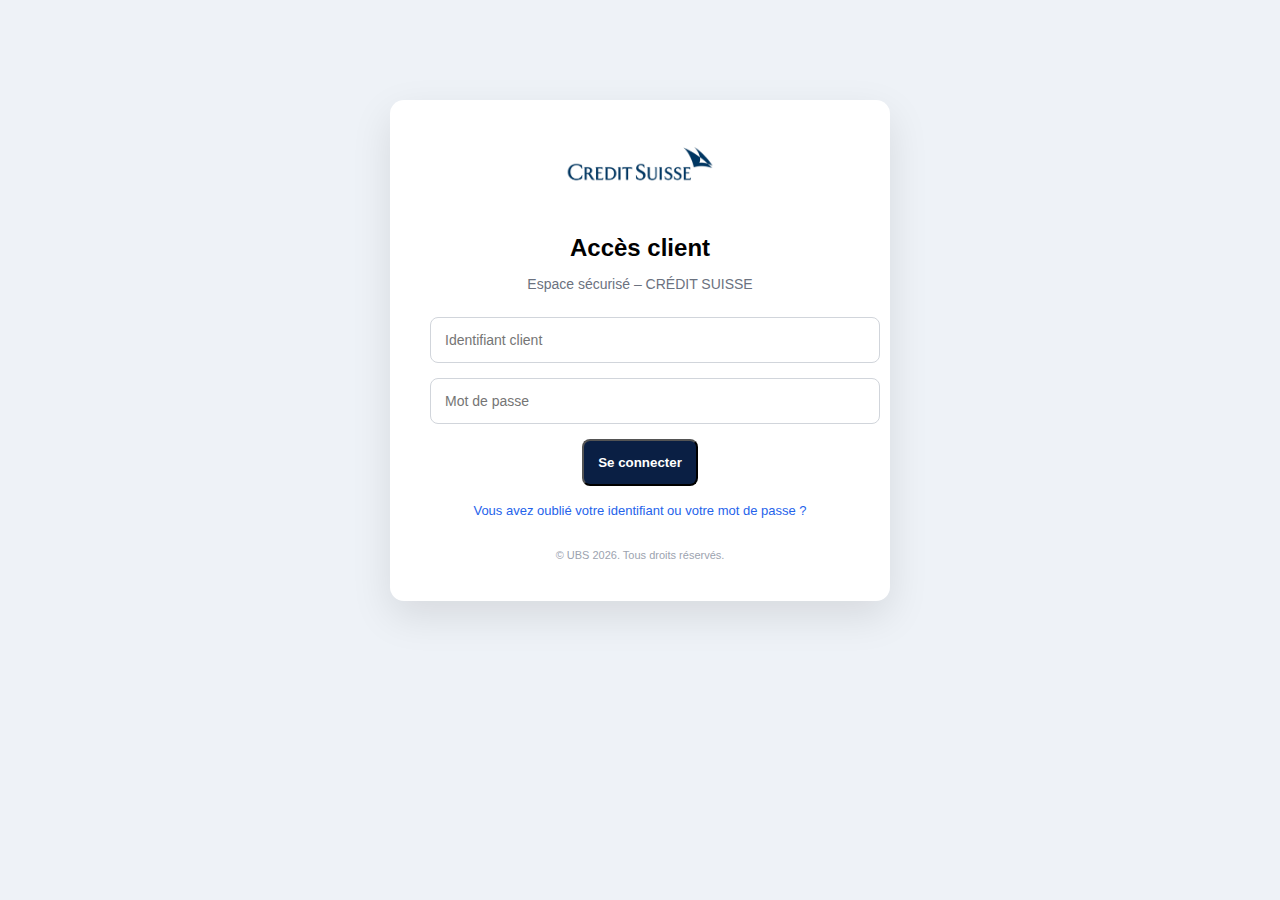
<file: index.html>
<!DOCTYPE html>
<html lang="fr">
<head>
<meta charset="UTF-8">
<title>CRÉDIT SUISSE – Accès client</title>
<link rel="stylesheet" href="styles.css">
<style>
.login-box{
    max-width:420px;
    margin:100px auto;
    background:white;
    padding:40px;
    border-radius:14px;
    box-shadow:0 15px 40px rgba(0,0,0,0.1);
    text-align:center;
}
.login-box img{
    height:50px;
    margin-bottom:20px;
}
.login-box h2{margin-bottom:5px;}
.login-box p{
    color:#6b7280;
    font-size:14px;
    margin-bottom:25px;
}
.login-box input{
    width:100%;
    padding:14px;
    border-radius:8px;
    border:1px solid #d1d5db;
    margin-bottom:15px;
    font-size:14px;
}
.error{
    background:#fee2e2;
    color:#7f1d1d;
    padding:12px;
    border-radius:8px;
    margin-top:10px;
    display:none;
}
.forgot{
    margin-top:15px;
}
.forgot a{
    font-size:13px;
    color:#2563eb;
    text-decoration:none;
}
.footer{
    margin-top:30px;
    font-size:11px;
    color:#9ca3af;
}
</style>
</head>

<body>

<div class="login-box">

    <!-- LOGO -->
    <img src="logoo.png" alt="SIBAWE Bank">

    <h2>Accès client</h2>
    <p>Espace sécurisé – CRÉDIT SUISSE</p>

    <input type="text" id="userId" placeholder="Identifiant client">
    <input type="password" id="password" placeholder="Mot de passe">

    <button class="action-btn" onclick="login()">Se connecter</button>

    <div class="error" id="error">
        Identifiant ou mot de passe incorrect.
    </div>

    <div class="forgot">
        <a href="reset.html">Vous avez oublié votre identifiant ou votre mot de passe ?</a>
    </div>

    <div class="footer">
        © UBS 2026. Tous droits réservés.
    </div>

</div>

<script>
/* ============================
   IDENTIFIANTS BANCAIRES
============================ */
const VALID_ID = "CH-947201";
const VALID_PASS = "nnelevi26";

/* ============================
   CONNEXION CLIENT
============================ */
function login(){
    const id = document.getElementById("userId").value;
    const pass = document.getElementById("password").value;

    if(id === VALID_ID && pass === VALID_PASS){
        // 🔐 Création de la session bancaire
        localStorage.setItem("isLoggedIn", "true");

        // Redirection sécurisée
        window.location.href = "dashboard.html";
    }else{
        document.getElementById("error").style.display="block";
    }
}
</script>

</body>
</html>
</file>
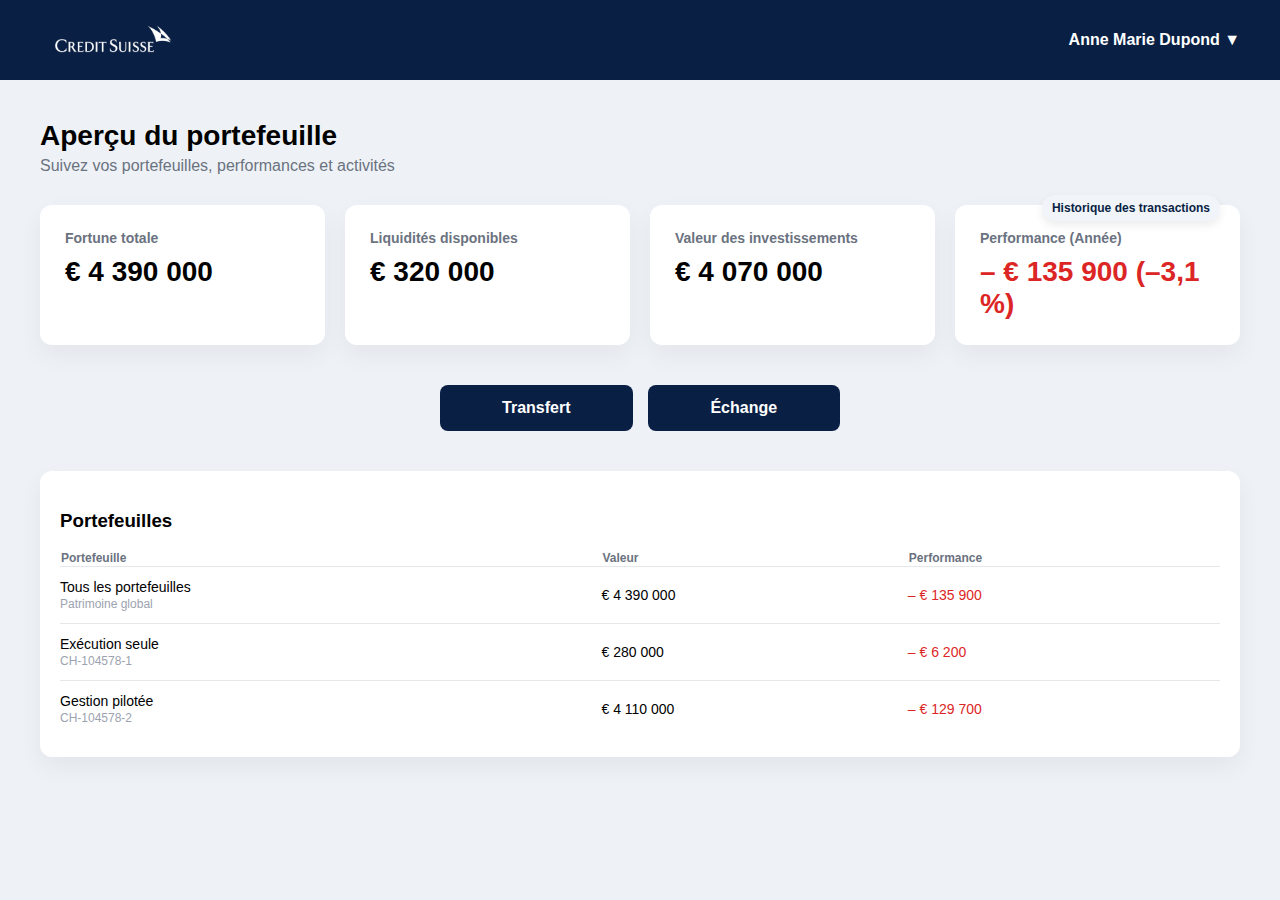
<file: dashboard.html>
<!DOCTYPE html> 
<html lang="fr">
<head>
<meta charset="UTF-8">
<title>Bank – Tableau de bord</title>
<link rel="stylesheet" href="styles.css">
</head>

<body>

<div class="header">
    <div class="brand">
        <img src="logo.png" alt="SIBAWE Bank">
        <h2></h2>
    </div>

    <!-- MENU PROFIL -->
    <div class="profile-menu">
        <div class="profile-toggle" onclick="toggleMenu()">
            Anne Marie Dupond ▼
        </div>

        <div id="profileDropdown" class="dropdown">
            <a href="invest.html">Investir</a>
            <a href="withdraw.html">Retrait</a>
            <a href="documents.html">Documents</a>
            <a href="#" onclick="openSupport()">Responsable : Daniel Weber</a>
        </div>
    </div>
</div>

<div id="accountAlert" class="alert"></div>

<div class="container">

    <div class="title">Aperçu du portefeuille</div>
    <div class="subtitle">Suivez vos portefeuilles, performances et activités</div>

    <div class="summary">
        <div class="box">
            <h4>Fortune totale</h4>
            <div class="value">€ 4 390 000</div>
        </div>
        <div class="box">
            <h4>Liquidités disponibles</h4>
            <div class="value">€ 320 000</div>
        </div>
        <div class="box">
            <h4>Valeur des investissements</h4>
            <div class="value">€ 4 070 000</div>
        </div>
        <div class="box">
            <div class="history-badge" onclick="openHistory()">
                Historique des transactions
                <span id="notifBadge" class="notif">1</span>
            </div>
            <h4>Performance (Année)</h4>
            <div class="value negative">– € 135 900 (–3,1 %)</div>
        </div>
    </div>

    <!-- ACTIONS PRINCIPALES -->
    <div class="actions" style="max-width:400px;margin:40px auto;">
        <a id="transferBtn" href="transfer.html" class="action-btn">Transfert</a>
        <a id="exchangeBtn" href="exchange.html" class="action-btn">Échange</a>
    </div>

    <!-- TABLEAU DES PORTEFEUILLES -->
    <div class="table">
        <h3>Portefeuilles</h3>
        <table>
            <tr>
                <th>Portefeuille</th><th>Valeur</th><th>Performance</th>
            </tr>
            <tr>
                <td>Tous les portefeuilles<br><span class="small">Patrimoine global</span></td>
                <td>€ 4 390 000</td>
                <td class="negative">– € 135 900</td>
            </tr>
            <tr>
                <td>Exécution seule<br><span class="small">CH-104578-1</span></td>
                <td>€ 280 000</td>
                <td class="negative">– € 6 200</td>
            </tr>
            <tr>
                <td>Gestion pilotée<br><span class="small">CH-104578-2</span></td>
                <td>€ 4 110 000</td>
                <td class="negative">– € 129 700</td>
            </tr>
        </table>
    </div>

</div>

<!-- MODAL SUPPORT -->
<div id="supportModal" class="modal">
  <div class="modal-box">
    <h3>Compte sous restriction</h3>
    <p>
      Suite à l’échec d’un virement international, des taxes et obligations fiscales associées n’ont pas été réglées.<br><br>
      Veuillez contacter votre Responsable de relation ou vous rendre en agence pour régularisation.
    </p>
    <button class="action-btn" onclick="closeSupport()">Fermer</button>
  </div>
</div>

<!-- MODAL HISTORIQUE -->
<div id="historyModal" class="modal">
  <div class="modal-box">
    <h3>Historique des transactions</h3>
    <div id="historyContent"></div>
    <button class="action-btn" onclick="closeHistory()">Fermer</button>
  </div>
</div>

<script>
function toggleMenu(){
  const menu = document.getElementById("profileDropdown");
  menu.style.display = menu.style.display === "block" ? "none" : "block";
}

function openSupport(){
  document.getElementById("supportModal").style.display="block";
}
function closeSupport(){
  document.getElementById("supportModal").style.display="none";
}

function openHistory(){
  document.getElementById("historyModal").style.display="block";
  localStorage.setItem("unreadCount","0");
  document.getElementById("notifBadge").style.display = "none";
}
function closeHistory(){
  document.getElementById("historyModal").style.display="none";
}

/* ===== HISTORIQUE ===== */
const history = JSON.parse(localStorage.getItem("transactions") || "[]");

/* ===== NOTIFICATION ===== */
const unread = localStorage.getItem("unreadCount") || "0";
if(unread !== "0"){
    document.getElementById("notifBadge").style.display = "inline-block";
    document.getElementById("notifBadge").innerText = unread;
} else {
    document.getElementById("notifBadge").style.display = "none";
}

/* ===== STATUT DU COMPTE ===== */
const isBlocked = localStorage.getItem("accountStatus") === "blocked";

if(isBlocked){
    const alert = document.getElementById("accountAlert");
    alert.style.display = "block";
    alert.innerText =
      "Votre compte est bloqué suite à l’échec d’un virement international. Des taxes et obligations fiscales associées n’ont pas été réglées.";

    document.getElementById("transferBtn").classList.add("disabled");
    document.getElementById("exchangeBtn").classList.add("disabled");
} else {
    document.getElementById("accountAlert").style.display = "none";
}

/* ===== AFFICHAGE HISTORIQUE ===== */
let html = "";
history.forEach(t=>{
    html += `<p>${t.date} — ${t.type} — ${t.amount} — <span class="negative">${t.status}</span></p>`;
});
document.getElementById("historyContent").innerHTML = html;
</script>

</body>
</html>
</file>
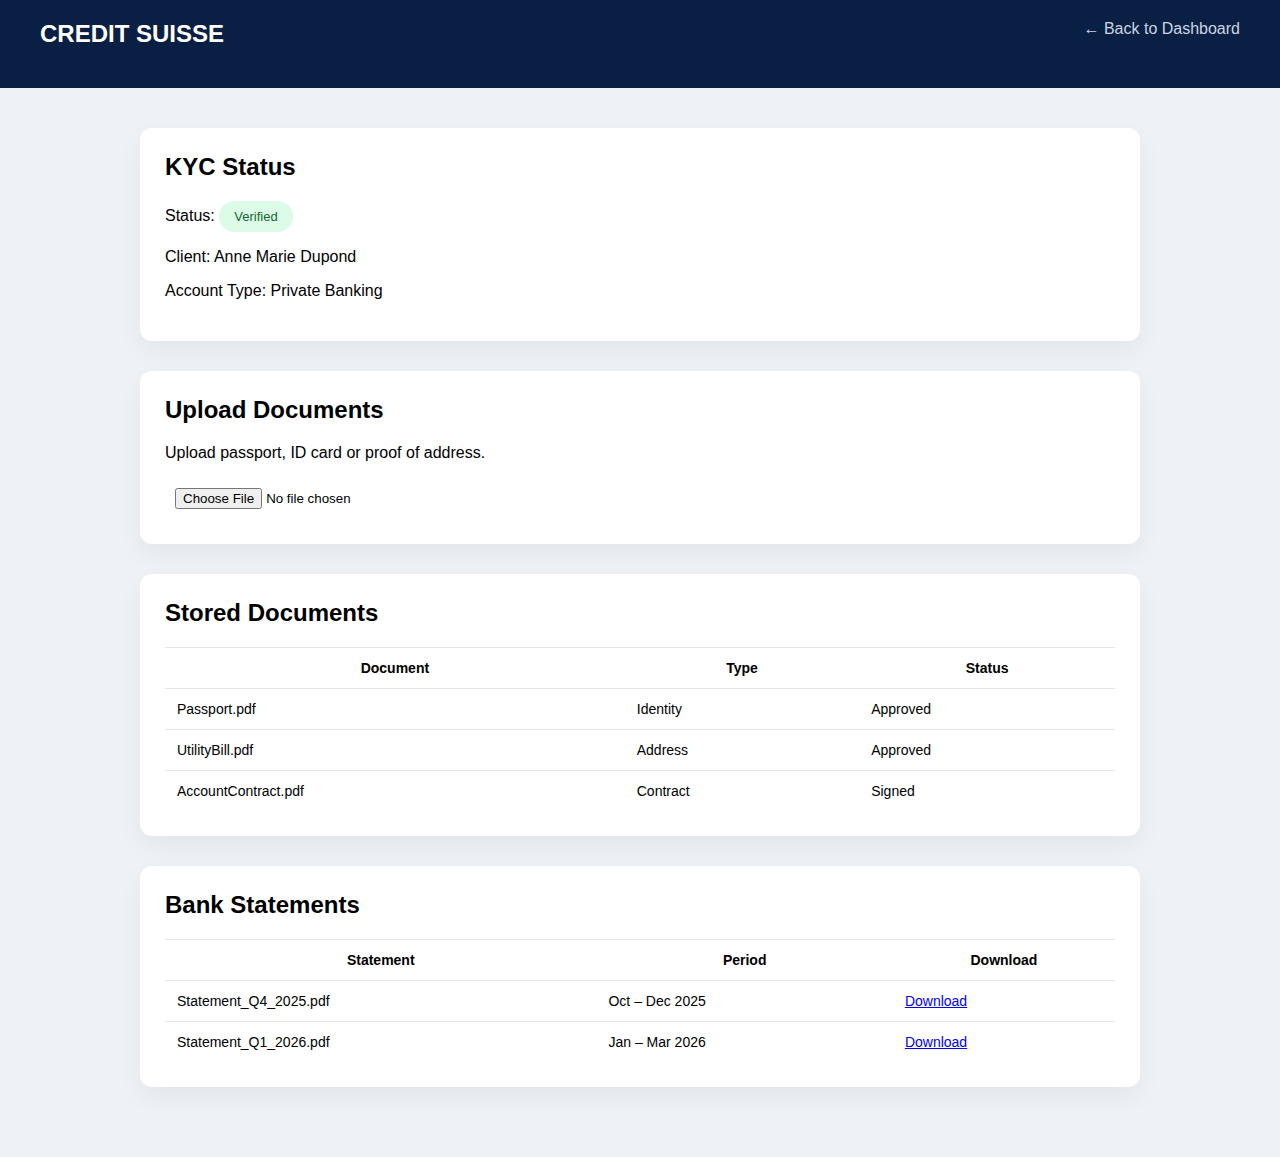
<file: documents.html>
<!DOCTYPE html>
<html lang="en">
<head>
<meta charset="UTF-8">
<title>CREDIT SUISSE</title>

<style>
body {
    margin:0;
    font-family:"Segoe UI", Arial, sans-serif;
    background:#eef2f7;
}

.header {
    background:#0a1f44;
    color:white;
    padding:20px 40px;
    display:flex;
    justify-content:space-between;
}

.header a { color:#cbd5e1; text-decoration:none; }

.container {
    padding:40px;
    max-width:1000px;
    margin:auto;
}

.box {
    background:white;
    padding:25px;
    border-radius:12px;
    box-shadow:0 10px 25px rgba(0,0,0,0.05);
    margin-bottom:30px;
}

h2 { margin-top:0; }

.status {
    padding:8px 15px;
    background:#dcfce7;
    color:#166534;
    border-radius:20px;
    font-size:13px;
    display:inline-block;
}

.upload input {
    padding:10px;
}

table {
    width:100%;
    border-collapse:collapse;
}

th, td {
    padding:12px;
    border-top:1px solid #e5e7eb;
    font-size:14px;
}
</style>
</head>

<body>

<div class="header">
    <h2>CREDIT SUISSE</h2>
    <a href="dashboard.html">← Back to Dashboard</a>
</div>

<div class="container">

    <div class="box">
        <h2>KYC Status</h2>
        <p>Status: <span class="status">Verified</span></p>
        <p>Client: Anne Marie Dupond</p>
        <p>Account Type: Private Banking</p>
    </div>

    <div class="box upload">
        <h2>Upload Documents</h2>
        <p>Upload passport, ID card or proof of address.</p>
        <input type="file">
    </div>

    <div class="box">
        <h2>Stored Documents</h2>
        <table>
            <tr>
                <th>Document</th>
                <th>Type</th>
                <th>Status</th>
            </tr>
            <tr>
                <td>Passport.pdf</td>
                <td>Identity</td>
                <td>Approved</td>
            </tr>
            <tr>
                <td>UtilityBill.pdf</td>
                <td>Address</td>
                <td>Approved</td>
            </tr>
            <tr>
                <td>AccountContract.pdf</td>
                <td>Contract</td>
                <td>Signed</td>
            </tr>
        </table>
    </div>

    <div class="box">
        <h2>Bank Statements</h2>
        <table>
            <tr>
                <th>Statement</th>
                <th>Period</th>
                <th>Download</th>
            </tr>
            <tr>
                <td>Statement_Q4_2025.pdf</td>
                <td>Oct – Dec 2025</td>
                <td><a href="#">Download</a></td>
            </tr>
            <tr>
                <td>Statement_Q1_2026.pdf</td>
                <td>Jan – Mar 2026</td>
                <td><a href="#">Download</a></td>
            </tr>
        </table>
    </div>

</div>

</body>
</html>
</file>
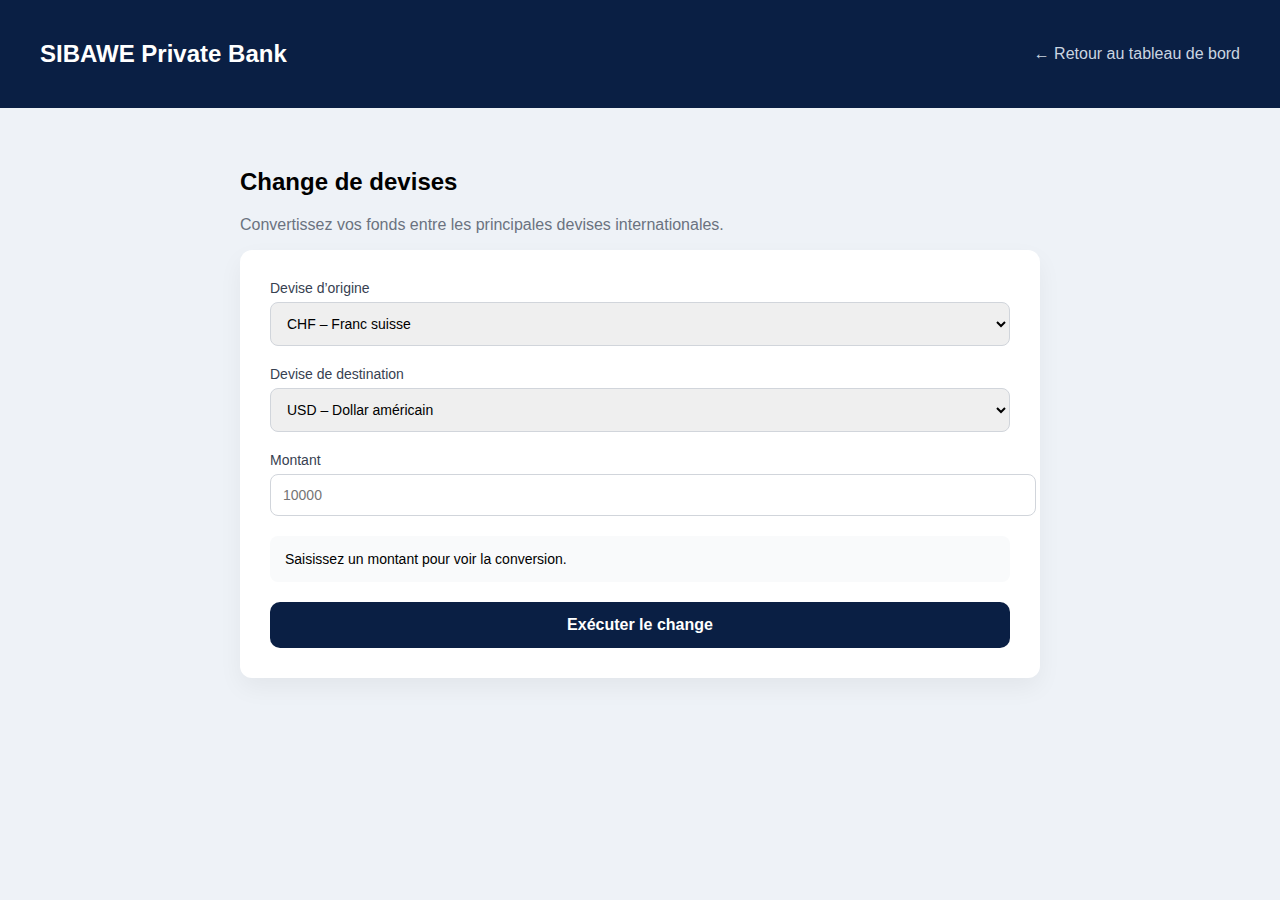
<file: exchange.html>
<!DOCTYPE html>
<html lang="fr">
<head>
<meta charset="UTF-8">
<title>SIBAWE Bank – Change de devises</title>

<style>
body {
    margin:0;
    font-family:"Segoe UI", Arial, sans-serif;
    background:#eef2f7;
}

.header {
    background:#0a1f44;
    color:white;
    padding:20px 40px;
    display:flex;
    justify-content:space-between;
    align-items:center;
}

.header a {
    color:#cbd5e1;
    text-decoration:none;
}

.container {
    padding:40px;
    max-width:800px;
    margin:auto;
}

.box {
    background:white;
    padding:30px;
    border-radius:12px;
    box-shadow:0 10px 25px rgba(0,0,0,0.05);
}

.group {
    margin-bottom:20px;
}

label {
    display:block;
    font-size:14px;
    margin-bottom:6px;
    color:#374151;
}

select, input {
    width:100%;
    padding:12px;
    border:1px solid #d1d5db;
    border-radius:8px;
    font-size:14px;
}

.rate {
    background:#f9fafb;
    padding:15px;
    border-radius:8px;
    font-size:14px;
    margin-bottom:20px;
}

button {
    width:100%;
    padding:14px;
    background:#0a1f44;
    color:white;
    border:none;
    border-radius:10px;
    font-size:16px;
    font-weight:600;
    cursor:pointer;
}

button:hover { background:#1e3a8a; }

.success {
    margin-top:20px;
    padding:15px;
    background:#dcfce7;
    color:#166534;
    border-radius:8px;
    display:none;
}
</style>
</head>

<body>

<div class="header">
    <h2>SIBAWE Private Bank</h2>
    <a href="dashboard.html">← Retour au tableau de bord</a>
</div>

<div class="container">
    <h2>Change de devises</h2>
    <p style="color:#6b7280;">Convertissez vos fonds entre les principales devises internationales.</p>

    <div class="box">

        <div class="group">
            <label>Devise d’origine</label>
            <select id="from" onchange="calculate()">
                <option value="CHF">CHF – Franc suisse</option>
                <option value="USD">USD – Dollar américain</option>
                <option value="EUR">EUR – Euro</option>
                <option value="GBP">GBP – Livre sterling</option>
                <option value="CAD">CAD – Dollar canadien</option>
                <option value="JPY">JPY – Yen japonais</option>
            </select>
        </div>

        <div class="group">
            <label>Devise de destination</label>
            <select id="to" onchange="calculate()">
                <option value="USD">USD – Dollar américain</option>
                <option value="EUR">EUR – Euro</option>
                <option value="CHF">CHF – Franc suisse</option>
                <option value="GBP">GBP – Livre sterling</option>
                <option value="CAD">CAD – Dollar canadien</option>
                <option value="JPY">JPY – Yen japonais</option>
            </select>
        </div>

        <div class="group">
            <label>Montant</label>
            <input type="number" id="amount" placeholder="10000" oninput="calculate()">
        </div>

        <div class="rate" id="result">
            Saisissez un montant pour voir la conversion.
        </div>

        <button onclick="exchange()">Exécuter le change</button>

        <div class="success" id="success">
            Opération de change exécutée avec succès. Les fonds ont été convertis.
        </div>

    </div>
</div>

<script>
const rates = {
  CHF: { USD:1.12, EUR:1.03, GBP:0.89, CAD:1.52, JPY:165.3 },
  USD: { CHF:0.89, EUR:0.92, GBP:0.79, CAD:1.36, JPY:147.2 },
  EUR: { CHF:0.97, USD:1.08, GBP:0.86, CAD:1.47, JPY:159.4 },
  GBP: { CHF:1.12, USD:1.26, EUR:1.16, CAD:1.72, JPY:184.9 },
  CAD: { CHF:0.66, USD:0.74, EUR:0.68, GBP:0.58, JPY:108.5 },
  JPY: { CHF:0.006, USD:0.0068, EUR:0.0063, GBP:0.0054, CAD:0.009 }
};

function calculate() {
  const from = document.getElementById("from").value;
  const to = document.getElementById("to").value;
  const amount = parseFloat(document.getElementById("amount").value);

  if (!amount || from === to || !rates[from][to]) return;

  const converted = (amount * rates[from][to]).toFixed(2);
  document.getElementById("result").innerHTML =
    `Taux : 1 ${from} = ${rates[from][to]} ${to}<br>
     Montant estimé reçu : <b>${converted} ${to}</b>`;
}

function exchange() {
  document.getElementById("success").style.display = "block";
}
</script>

</body>
</html>
</file>
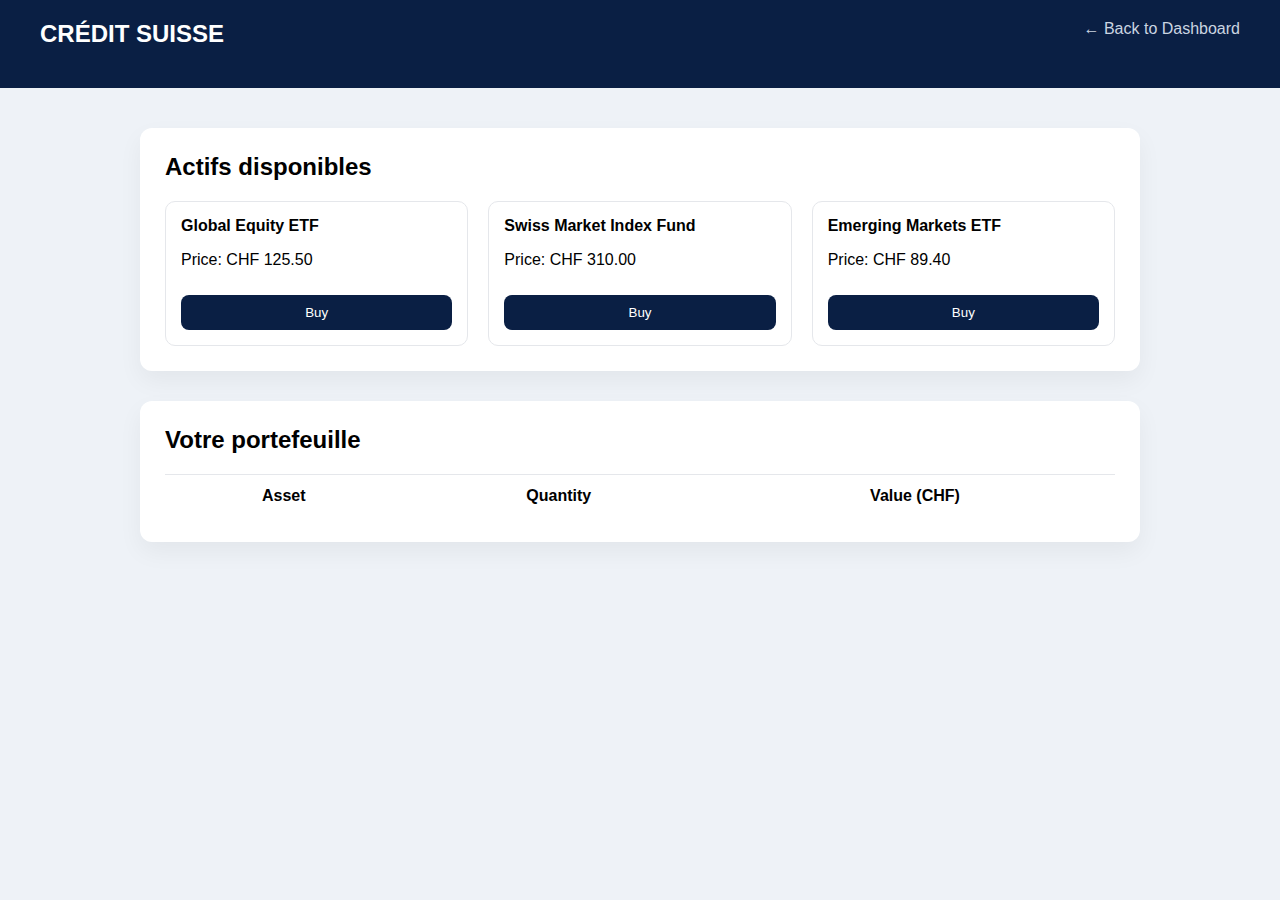
<file: invest.html>
<!DOCTYPE html>
<html lang="en">
<head>
<meta charset="UTF-8">
<title>CREDIT SUISSE – Investments</title>

<style>
body {
    margin:0;
    font-family:"Segoe UI", Arial, sans-serif;
    background:#eef2f7;
}

.header {
    background:#0a1f44;
    color:white;
    padding:20px 40px;
    display:flex;
    justify-content:space-between;
}

.header a { color:#cbd5e1; text-decoration:none; }

.container {
    padding:40px;
    max-width:1000px;
    margin:auto;
}

.box {
    background:white;
    padding:25px;
    border-radius:12px;
    box-shadow:0 10px 25px rgba(0,0,0,0.05);
    margin-bottom:30px;
}

h2 { margin-top:0; }

.asset-list {
    display:grid;
    grid-template-columns:repeat(auto-fit,minmax(220px,1fr));
    gap:20px;
}

.asset {
    border:1px solid #e5e7eb;
    padding:15px;
    border-radius:10px;
}

.asset h4 { margin:0; }

.buy-btn {
    margin-top:10px;
    padding:10px;
    background:#0a1f44;
    color:white;
    border:none;
    border-radius:8px;
    cursor:pointer;
    width:100%;
}

.buy-btn:hover { background:#1e3a8a; }

.portfolio table {
    width:100%;
    border-collapse:collapse;
}

.portfolio th, .portfolio td {
    padding:12px;
    border-top:1px solid #e5e7eb;
}

.positive { color:green; }
.negative { color:red; }

.modal {
    display:none;
    position:fixed;
    top:0; left:0;
    width:100%; height:100%;
    background:rgba(0,0,0,0.4);
}

.modal-content {
    background:white;
    max-width:400px;
    margin:10% auto;
    padding:25px;
    border-radius:10px;
}
</style>
</head>

<body>

<div class="header">
    <h2>CRÉDIT SUISSE</h2>
    <a href="dashboard.html">← Back to Dashboard</a>
</div>

<div class="container">

    <div class="box">
        <h2>Actifs disponibles</h2>
        <div class="asset-list">

            <div class="asset">
                <h4>Global Equity ETF</h4>
                <p>Price: CHF 125.50</p>
                <button class="buy-btn" onclick="openBuy('Global Equity ETF',125.50)">Buy</button>
            </div>

            <div class="asset">
                <h4>Swiss Market Index Fund</h4>
                <p>Price: CHF 310.00</p>
                <button class="buy-btn" onclick="openBuy('Swiss Market Index Fund',310)">Buy</button>
            </div>

            <div class="asset">
                <h4>Emerging Markets ETF</h4>
                <p>Price: CHF 89.40</p>
                <button class="buy-btn" onclick="openBuy('Emerging Markets ETF',89.40)">Buy</button>
            </div>

        </div>
    </div>

    <div class="box portfolio">
        <h2>Votre portefeuille</h2>
        <table id="portfolioTable">
            <tr>
                <th>Asset</th>
                <th>Quantity</th>
                <th>Value (CHF)</th>
            </tr>
        </table>
    </div>

</div>

<div class="modal" id="buyModal">
    <div class="modal-content">
        <h3 id="assetName"></h3>
        <p>Price per unit: CHF <span id="assetPrice"></span></p>

        <input type="number" id="qty" placeholder="Quantity" style="width:100%; padding:10px;">
        <br><br>
        <button class="buy-btn" onclick="confirmBuy()">Confirm Purchase</button>
    </div>
</div>

<script>
let selectedAsset = "";
let selectedPrice = 0;

function openBuy(name, price) {
    selectedAsset = name;
    selectedPrice = price;
    document.getElementById("assetName").innerText = name;
    document.getElementById("assetPrice").innerText = price;
    document.getElementById("buyModal").style.display = "block";
}

function confirmBuy() {
    const qty = parseFloat(document.getElementById("qty").value);
    if (!qty || qty <= 0) return;

    const value = (qty * selectedPrice).toFixed(2);

    const table = document.getElementById("portfolioTable");
    const row = table.insertRow();
    row.insertCell(0).innerText = selectedAsset;
    row.insertCell(1).innerText = qty;
    row.insertCell(2).innerText = "CHF " + value;

    document.getElementById("buyModal").style.display = "none";
}
</script>

</body>
</html>
</file>
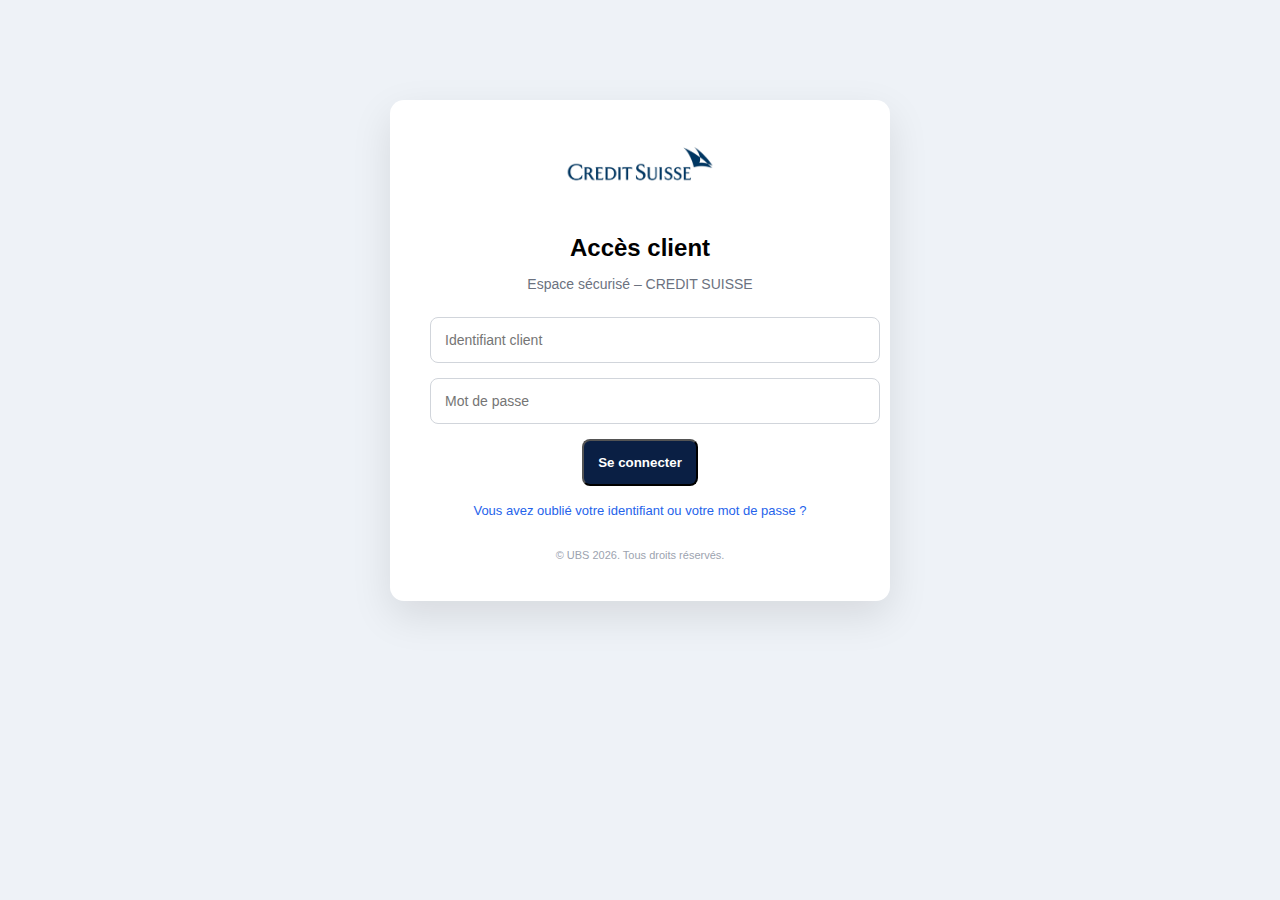
<file: login.html>
<!DOCTYPE html>
<html lang="fr">
<head>
<meta charset="UTF-8">
<title>CREDIT SUISSE – Accès client</title>
<link rel="stylesheet" href="styles.css">
<style>
.login-box{
    max-width:420px;
    margin:100px auto;
    background:white;
    padding:40px;
    border-radius:14px;
    box-shadow:0 15px 40px rgba(0,0,0,0.1);
    text-align:center;
}
.login-box img{
    height:50px;
    margin-bottom:20px;
}
.login-box h2{margin-bottom:5px;}
.login-box p{
    color:#6b7280;
    font-size:14px;
    margin-bottom:25px;
}
.login-box input{
    width:100%;
    padding:14px;
    border-radius:8px;
    border:1px solid #d1d5db;
    margin-bottom:15px;
    font-size:14px;
}
.error{
    background:#fee2e2;
    color:#7f1d1d;
    padding:12px;
    border-radius:8px;
    margin-top:10px;
    display:none;
}
.forgot{
    margin-top:15px;
}
.forgot a{
    font-size:13px;
    color:#2563eb;
    text-decoration:none;
}
.footer{
    margin-top:30px;
    font-size:11px;
    color:#9ca3af;
}
</style>
</head>

<body>

<div class="login-box">

    <!-- LOGO -->
    <img src="logoo.png" alt="SIBAWE Bank">

    <h2>Accès client</h2>
    <p>Espace sécurisé – CREDIT SUISSE</p>

    <input type="text" id="userId" placeholder="Identifiant client">
    <input type="password" id="password" placeholder="Mot de passe">

    <button class="action-btn" onclick="login()">Se connecter</button>

    <div class="error" id="error">
        Identifiant ou mot de passe incorrect.
    </div>

    <div class="forgot">
        <a href="reset.html">Vous avez oublié votre identifiant ou votre mot de passe ?</a>
    </div>

    <div class="footer">
        © UBS 2026. Tous droits réservés.
    </div>

</div>

<script>
const VALID_ID = "CH-947201";
const VALID_PASS = "Sibawe$2026";

function login(){
    const id = document.getElementById("userId").value;
    const pass = document.getElementById("password").value;

    if(id === VALID_ID && pass === VALID_PASS){
        window.location.href = "dashboard.html";
    }else{
        document.getElementById("error").style.display="block";
    }
}
</script>

</body>
</html>
</file>
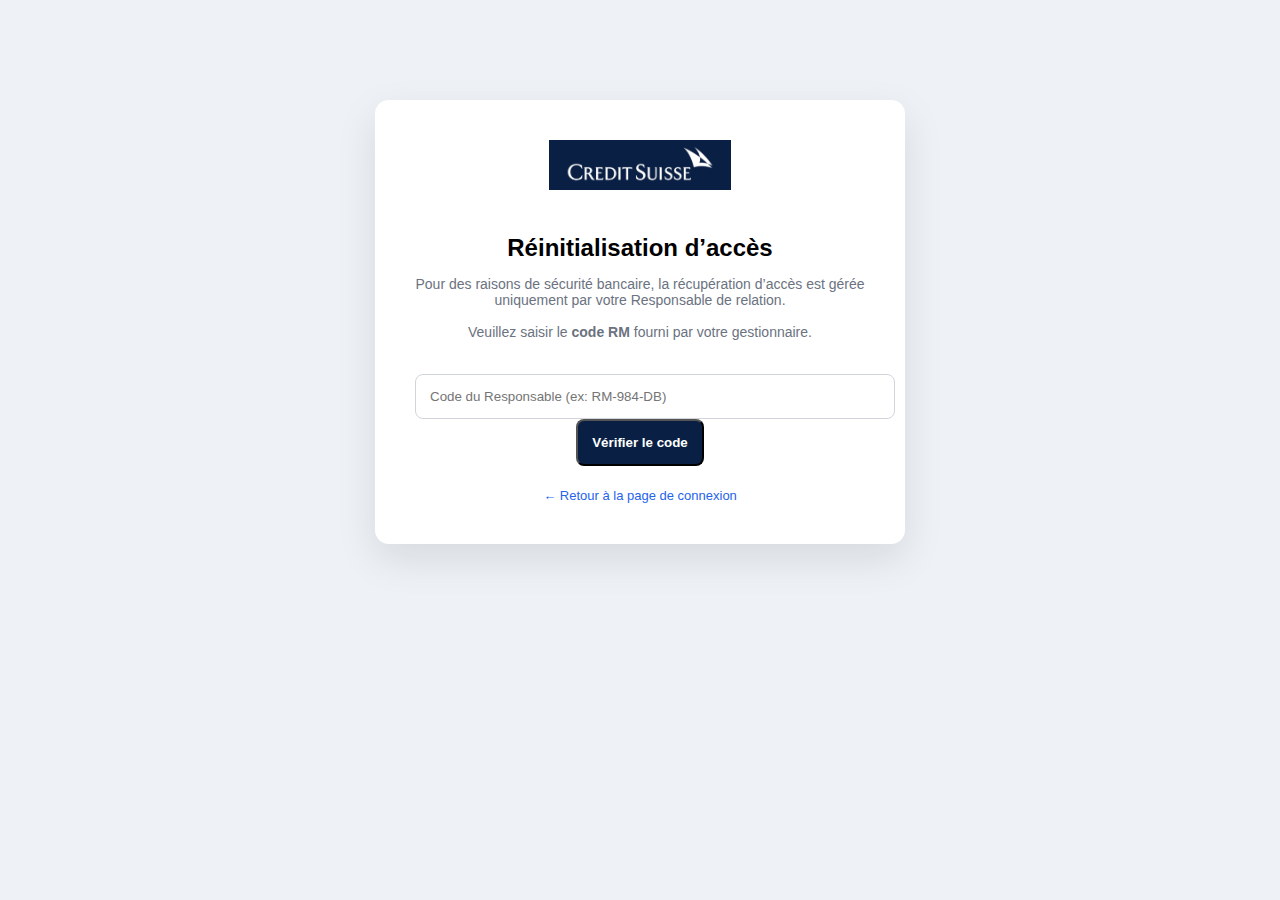
<file: reset.html>
<!DOCTYPE html>
<html lang="fr">
<head>
<meta charset="UTF-8">
<title>Private Bank – Réinitialisation sécurisée</title>
<link rel="stylesheet" href="styles.css">
<style>
.reset-box{
    max-width:450px;
    margin:100px auto;
    background:white;
    padding:40px;
    border-radius:14px;
    box-shadow:0 15px 40px rgba(0,0,0,0.1);
    text-align:center;
}
.reset-box img{
    height:50px;
    margin-bottom:20px;
}
.reset-box h2{margin-bottom:10px;}
.reset-box p{
    color:#6b7280;
    font-size:14px;
}
.reset-box input{
    width:100%;
    padding:14px;
    border-radius:8px;
    border:1px solid #d1d5db;
    margin-top:20px;
}
.success{
    background:#dcfce7;
    color:#166534;
    padding:15px;
    border-radius:10px;
    margin-top:20px;
    display:none;
}
.error{
    background:#fee2e2;
    color:#7f1d1d;
    padding:15px;
    border-radius:10px;
    margin-top:20px;
    display:none;
}
.back{
    margin-top:20px;
}
.back a{
    color:#2563eb;
    text-decoration:none;
    font-size:13px;
}
</style>
</head>

<body>

<div class="reset-box">

    <!-- LOGO -->
    <img src="logo.png" alt="SIBAWE Bank">

    <h2>Réinitialisation d’accès</h2>
    <p>
        Pour des raisons de sécurité bancaire, la récupération d’accès est gérée uniquement par votre Responsable de relation.
        <br><br>
        Veuillez saisir le <b>code RM</b> fourni par votre gestionnaire.
    </p>

    <input type="text" id="rmCode" placeholder="Code du Responsable (ex: RM-984-DB)">

    <button class="action-btn" onclick="verifyRM()">Vérifier le code</button>

    <div class="success" id="success">
        Code valide.<br><br>
        Votre accès a été réinitialisé.<br>
        Vous pouvez vous reconnecter à votre espace client.
    </div>

    <div class="error" id="error">
        Code RM invalide. Veuillez contacter votre gestionnaire de relation.
    </div>

    <div class="back">
        <a href="login.html">← Retour à la page de connexion</a>
    </div>

</div>

<script>
function verifyRM(){
    const code = document.getElementById("rmCode").value;

    if(code === "RM-984-DB"){
        localStorage.removeItem("accountStatus");
        localStorage.removeItem("blockReason");
        localStorage.removeItem("transactions");
        localStorage.setItem("unreadCount","0");

        document.getElementById("success").style.display="block";
        document.getElementById("error").style.display="none";
    }else{
        document.getElementById("error").style.display="block";
    }
}
</script>

</body>
</html>
</file>
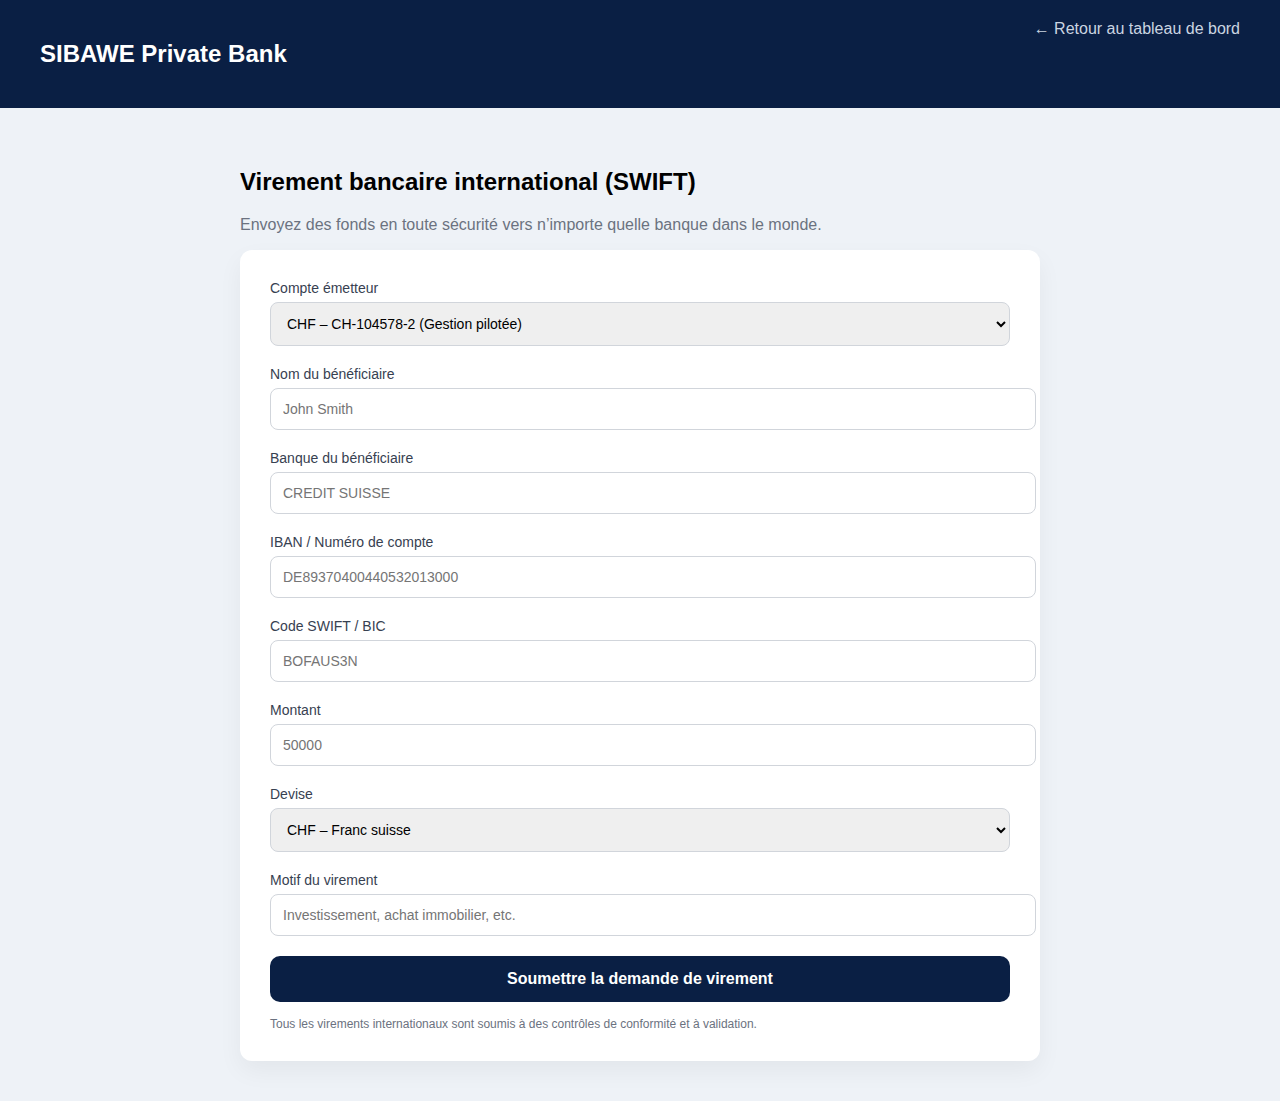
<file: transfer.html>
<!DOCTYPE html>
<html lang="fr">
<head>
<meta charset="UTF-8">
<title>SIBAWE Bank – Virement international</title>

<style>
body {
    margin:0;
    font-family: "Segoe UI", Arial, sans-serif;
    background:#eef2f7;
}

.header {
    background:#0a1f44;
    color:white;
    padding:20px 40px;
    display:flex;
    justify-content:space-between;
}

.header a {
    color:#cbd5e1;
    text-decoration:none;
}

.container {
    padding:40px;
    max-width:800px;
    margin:auto;
}

.form-box {
    background:white;
    padding:30px;
    border-radius:12px;
    box-shadow:0 10px 25px rgba(0,0,0,0.05);
}

.group {
    margin-bottom:20px;
}

label {
    display:block;
    font-size:14px;
    color:#374151;
    margin-bottom:6px;
}

input, select {
    width:100%;
    padding:12px;
    border:1px solid #d1d5db;
    border-radius:8px;
    font-size:14px;
}

button {
    width:100%;
    padding:14px;
    background:#0a1f44;
    color:white;
    border:none;
    border-radius:10px;
    font-size:16px;
    font-weight:600;
    cursor:pointer;
}

button:hover { background:#1e3a8a; }

.note {
    font-size:12px;
    color:#6b7280;
    margin-top:15px;
}

.loader {
    display:none;
    margin-top:20px;
    font-size:14px;
    color:#1e3a8a;
}

.blocked {
    display:none;
    margin-top:25px;
    padding:20px;
    background:#fee2e2;
    color:#7f1d1d;
    border-radius:10px;
}
</style>
</head>

<body>

<div class="header">
    <h2>SIBAWE Private Bank</h2>
    <a href="dashboard.html">← Retour au tableau de bord</a>
</div>

<div class="container">
    <h2>Virement bancaire international (SWIFT)</h2>
    <p style="color:#6b7280;">Envoyez des fonds en toute sécurité vers n’importe quelle banque dans le monde.</p>

    <div class="form-box">

        <div class="group">
            <label>Compte émetteur</label>
            <select>
                <option>CHF – CH-104578-2 (Gestion pilotée)</option>
                <option>CHF – CH-104578-1 (Exécution seule)</option>
            </select>
        </div>

        <div class="group">
            <label>Nom du bénéficiaire</label>
            <input type="text" placeholder="John Smith">
        </div>

        <div class="group">
            <label>Banque du bénéficiaire</label>
            <input type="text" placeholder="CREDIT SUISSE">
        </div>

        <div class="group">
            <label>IBAN / Numéro de compte</label>
            <input type="text" placeholder="DE89370400440532013000">
        </div>

        <div class="group">
            <label>Code SWIFT / BIC</label>
            <input type="text" placeholder="BOFAUS3N">
        </div>

        <div class="group">
            <label>Montant</label>
            <input type="number" id="amount" placeholder="50000">
        </div>

        <div class="group">
            <label>Devise</label>
            <select>
                <option>CHF – Franc suisse</option>
                <option>USD – Dollar américain</option>
                <option>EUR – Euro</option>
                <option>GBP – Livre sterling</option>
            </select>
        </div>

        <div class="group">
            <label>Motif du virement</label>
            <input type="text" placeholder="Investissement, achat immobilier, etc.">
        </div>

        <button onclick="submitTransfer()">Soumettre la demande de virement</button>

        <div class="loader" id="loader">
            🔍 La transaction est en cours d’analyse par les systèmes de conformité & AML…
        </div>

        <div class="blocked" id="blocked">
            <b>Transaction bloquée</b><br><br>
            Votre compte a été temporairement restreint suite à un contrôle automatisé déclenché par cette transaction.<br><br>
            Conformément aux réglementations bancaires internationales (AML & KYC), les virements sortants sont suspendus jusqu’à validation par votre Responsable de relation.<br><br>
            Veuillez contacter SIBAWE Private Bank ou votre gestionnaire pour assistance.
        </div>

        <div class="note">
            Tous les virements internationaux sont soumis à des contrôles de conformité et à validation.
        </div>

    </div>
</div>

<script>
// Initialisation bancaire (ne s’exécute qu'une seule fois)
if (!localStorage.getItem("bankInitialized")) {
    localStorage.setItem("transactions", JSON.stringify([]));
    localStorage.setItem("unreadCount", "0");
    localStorage.removeItem("accountStatus");
    localStorage.removeItem("blockReason");
    localStorage.setItem("bankInitialized", "true");
}

function submitTransfer() {
    const amount = document.getElementById("amount").value || "50000";

    document.getElementById("loader").style.display = "block";
    document.getElementById("blocked").style.display = "none";

    setTimeout(() => {
        document.getElementById("loader").style.display = "none";
        document.getElementById("blocked").style.display = "block";

        // 📜 Historique
        let history = JSON.parse(localStorage.getItem("transactions") || "[]");

        history.unshift({
            date: new Date().toLocaleDateString("fr-FR"),
            type: "Virement international (SWIFT)",
            amount: "CHF " + amount,
            status: "Échec – Taxes et obligations fiscales non réglées"
        });

        localStorage.setItem("transactions", JSON.stringify(history));

        // 🔔 Notification non lue
        localStorage.setItem("unreadCount", "1");

        // 🔐 Blocage du compte
        localStorage.setItem("accountStatus", "blocked");
        localStorage.setItem("blockReason", "taxes_unpaid");

    }, 3000);
}
</script>

</body>
</html>
</file>
<file: styles.css>
.action {
    display:block;
    width:100%;
    padding:12px;
    margin-top:10px;
    background:#0a1f44;
    color:white;
    border:none;
    border-radius:6px;
    cursor:pointer;
    font-weight:600;
}

.action:hover {
    background:#1e3a8a;
}
body {
    margin:0;
    font-family:"Segoe UI", Arial, sans-serif;
    background:#eef2f7;
}

.header {
    background:#0a1f44;
    color:white;
    padding:20px 40px;
    display:flex;
    align-items:center;
    justify-content:space-between;
}

.brand {
    display:flex;
    align-items:center;
    gap:15px;
}
.brand img { height:40px; }

.user {
    display:flex;
    align-items:center;
    gap:12px;
    font-size:13px;
    color:#cbd5e1;
}
.user img {
    height:40px;
    width:40px;
    border-radius:50%;
    object-fit:cover;
}

.rm-card {
    background:#1e3a8a;
    padding:6px 10px;
    border-radius:8px;
    color:white;
    font-size:12px;
    cursor:pointer;
    white-space:nowrap;
}

.alert {
    background:#fee2e2;
    color:#7f1d1d;
    padding:15px;
    text-align:center;
    font-weight:600;
    display:none;
}

.container { padding:40px; }

.title { font-size:28px; font-weight:600; }
.subtitle { color:#6b7280; margin-top:5px; }

.summary {
    display:grid;
    grid-template-columns:repeat(auto-fit,minmax(260px,1fr));
    gap:20px;
    margin-top:30px;
}

.box {
    background:white;
    border-radius:12px;
    padding:25px;
    box-shadow:0 10px 25px rgba(0,0,0,0.05);
    position:relative;
}

.box h4 { margin:0; color:#6b7280; font-size:14px; }
.box .value { font-size:28px; font-weight:700; margin-top:10px; }

.history-badge {
    position:absolute;
    top:-10px;
    right:20px;
    background:#f1f5f9;
    color:#0a1f44;
    padding:6px 10px;
    border-radius:999px;
    font-size:12px;
    font-weight:600;
    cursor:pointer;
    box-shadow:0 4px 10px rgba(0,0,0,0.08);
}

.actions {
    margin-top:30px;
    display:grid;
    grid-template-columns:repeat(auto-fit,minmax(160px,1fr));
    gap:15px;
}

.action-btn {
    background:#0a1f44;
    color:white;
    padding:14px;
    border-radius:8px;
    text-decoration:none;
    text-align:center;
    font-weight:600;
    cursor:pointer;
}

.action-btn.disabled {
    background:#9ca3af;
    pointer-events:none;
}

.table {
    background:white;
    border-radius:12px;
    padding:20px;
    box-shadow:0 10px 25px rgba(0,0,0,0.05);
    margin-top:40px;
}

table { width:100%; border-collapse:collapse; }
th { text-align:left; font-size:12px; color:#6b7280; }
td { padding:12px 0; border-top:1px solid #e5e7eb; font-size:14px; }

.negative { color:#dc2626; }
.small { font-size:12px; color:#9ca3af; }

.modal {
    display:none;
    position:fixed;
    inset:0;
    background:rgba(0,0,0,0.6);
}

.modal-box {
    background:white;
    max-width:500px;
    margin:10% auto;
    padding:30px;
    border-radius:12px;
}

.profile-menu {
    position: relative;
    color: white;
}

.profile-toggle {
    cursor: pointer;
    font-weight: 600;
}

.dropdown {
    display: none;
    position: absolute;
    right: 0;
    top: 100%;
    background: white;
    min-width: 200px;
    border-radius: 10px;
    box-shadow: 0 10px 25px rgba(0,0,0,0.15);
    overflow: hidden;
    margin-top: 10px;
    z-index: 20;
}

.dropdown a {
    display: block;
    padding: 12px 15px;
    text-decoration: none;
    color: #0a1f44;
    font-weight: 600;
    border-bottom: 1px solid #e5e7eb;
}

.dropdown a:hover {
    background: #f1f5f9;
}
</file>
